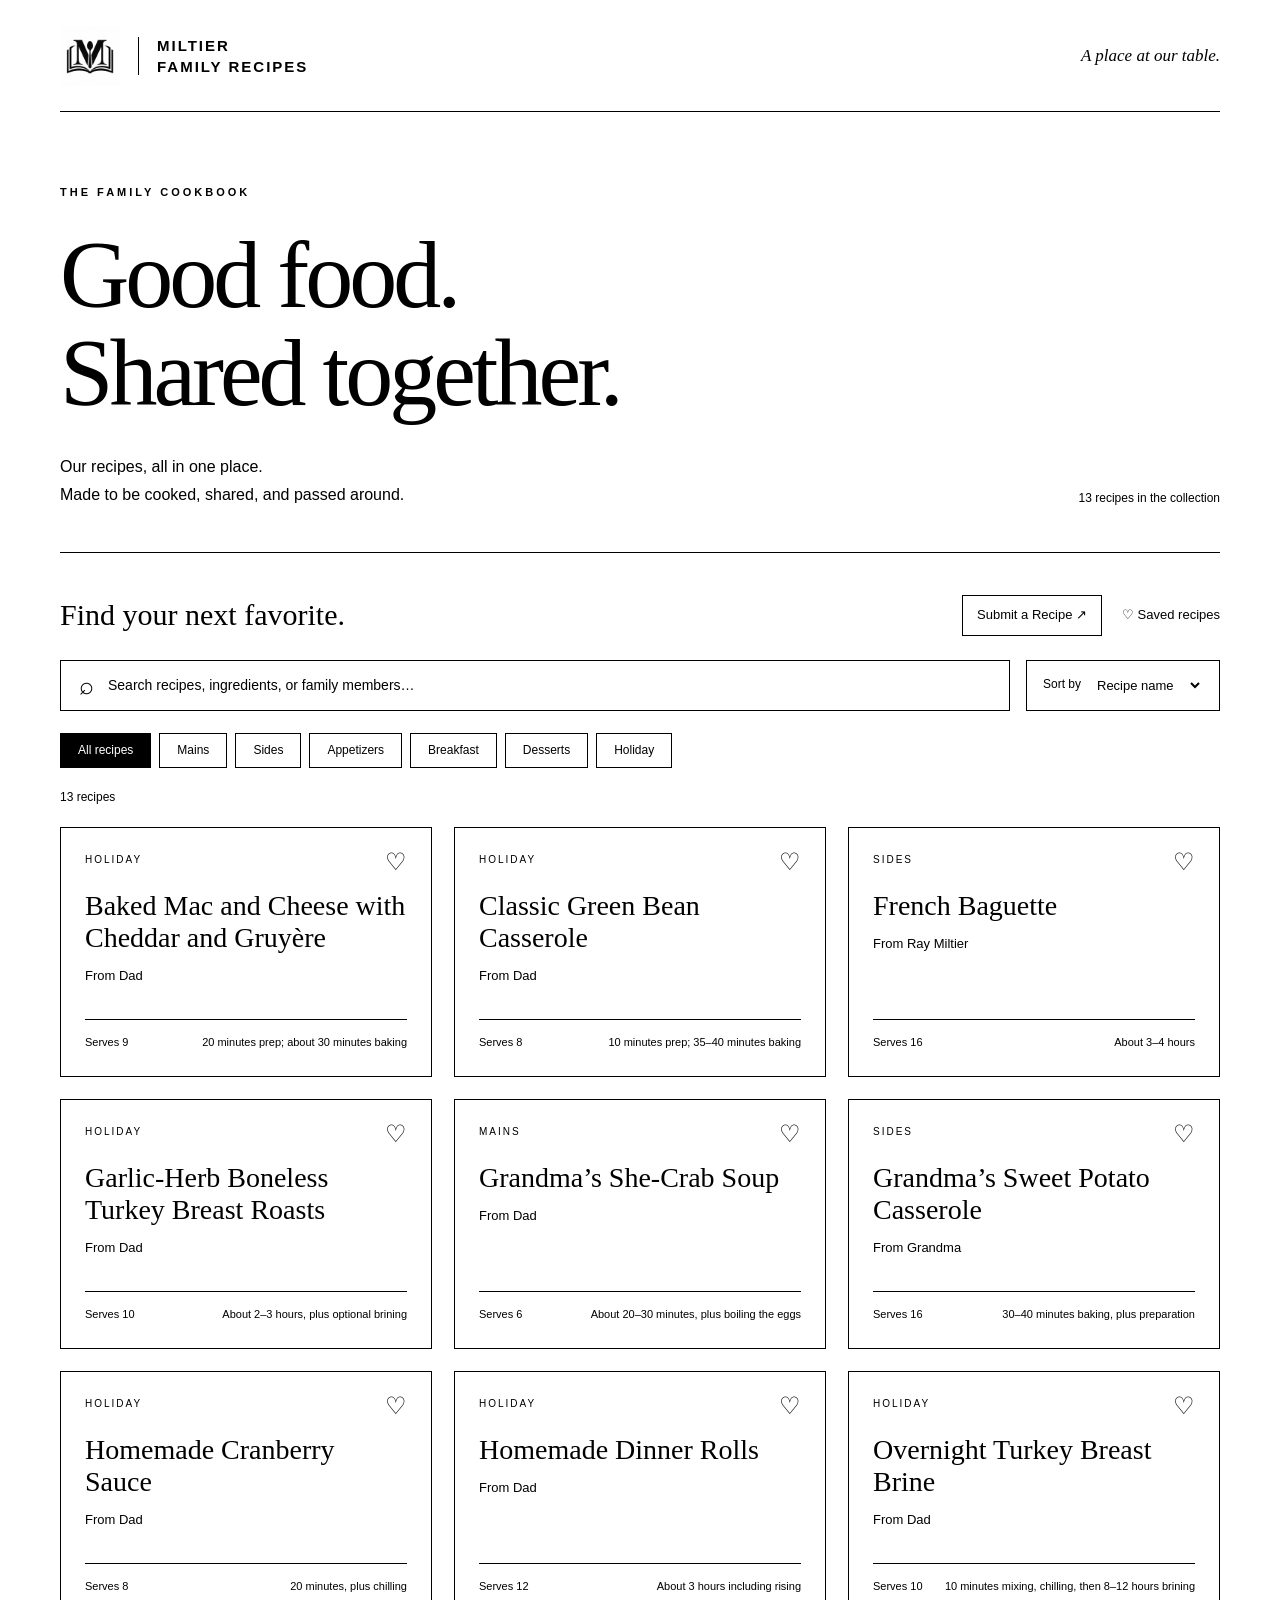
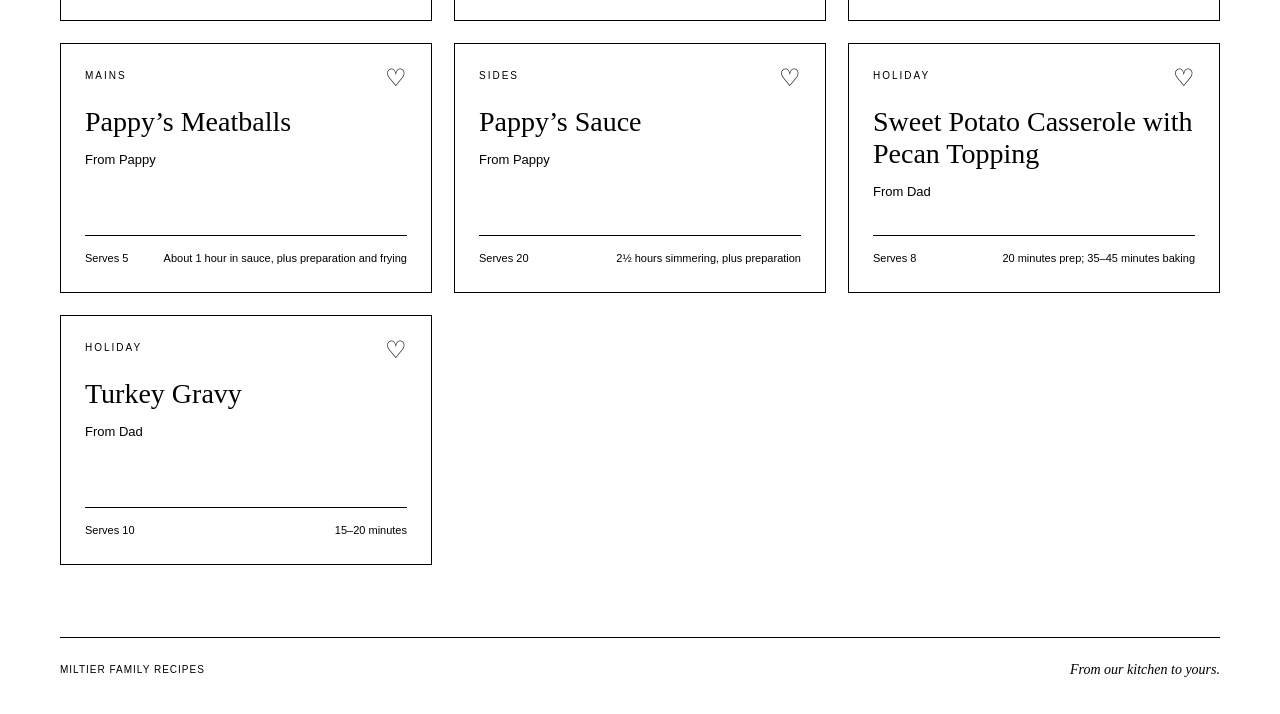
<file: index.html>
<!doctype html>
<html lang="en">
<head>
  <meta charset="utf-8">
  <meta name="viewport" content="width=device-width,initial-scale=1">
  <meta name="theme-color" content="#ffffff">
  <meta name="description" content="The Miltier family cookbook. Find, save, scale, and print the recipes you love.">
  <title>Miltier Family Recipes</title>
  <link rel="stylesheet" href="styles.css">
  <script src="recipes.js" defer></script>
  <script src="app.js" defer></script>
</head>
<body>
  <a class="skip" href="#recipes">Skip to recipes</a>
  <header class="site-header"><a class="brand" href="./" aria-label="Miltier Family Recipes home"><img class="brand-icon" src="[data-uri]" alt="" width="60" height="60"><span class="brand-rule"></span><span>MILTIER<br>FAMILY RECIPES</span></a><span class="header-note">A place at our table.</span></header>
  <main>
    <section class="intro" aria-labelledby="page-title"><p class="eyebrow">THE FAMILY COOKBOOK</p><h1 id="page-title">Good food.<br>Shared together.</h1><div class="intro-bottom"><p>Our recipes, all in one place.<br>Made to be cooked, shared, and passed around.</p><span class="collection-count" id="total-count">0 recipes in the collection</span></div></section>
    <section id="recipes" class="collection" aria-label="Recipe collection">
      <div class="collection-heading"><h2>Find your next favorite.</h2><div class="collection-actions"><a class="submit-recipe" href="https://docs.google.com/forms/d/e/1FAIpQLSdc0iASJPHXt0c0Gay6_Ic0_1wfr_wWpl1ndDtgGXiyqnqJ7A/viewform" target="_blank" rel="noopener noreferrer">Submit a Recipe ↗<span class="sr-only"> (opens in a new tab; Google sign-in required)</span></a><button id="favorites" class="text-button" aria-pressed="false">♡ Saved recipes</button></div></div>
      <div class="search-row"><label class="search"><span aria-hidden="true">⌕</span><span class="sr-only">Search recipes, ingredients, or family members</span><input id="search" type="search" placeholder="Search recipes, ingredients, or family members…" autocomplete="off"></label><label class="sort"><span>Sort by</span><select id="sort"><option value="title">Recipe name</option><option value="source">Family member</option></select></label></div>
      <div class="categories" role="group" aria-label="Filter by category"></div>
      <p id="result-count" class="result-count" role="status" aria-live="polite"></p>
      <div id="recipe-grid" class="recipe-grid"></div>
      <div id="empty" class="empty" hidden><span class="empty-mark" aria-hidden="true">M.</span><h3 id="empty-title"></h3><p id="empty-message"></p><button id="clear-filters" class="button" hidden>Clear filters</button></div>
    </section>
  </main>
  <footer><span>MILTIER FAMILY RECIPES</span><span>From our kitchen to yours.</span></footer>
  <dialog id="recipe-dialog" aria-labelledby="recipe-title"><div class="dialog-toolbar"><button id="close-recipe" class="text-button">← Back to recipes</button><button id="print-recipe" class="button">Print recipe</button></div><article id="recipe-detail"></article></dialog>
</body>
</html>
</file>
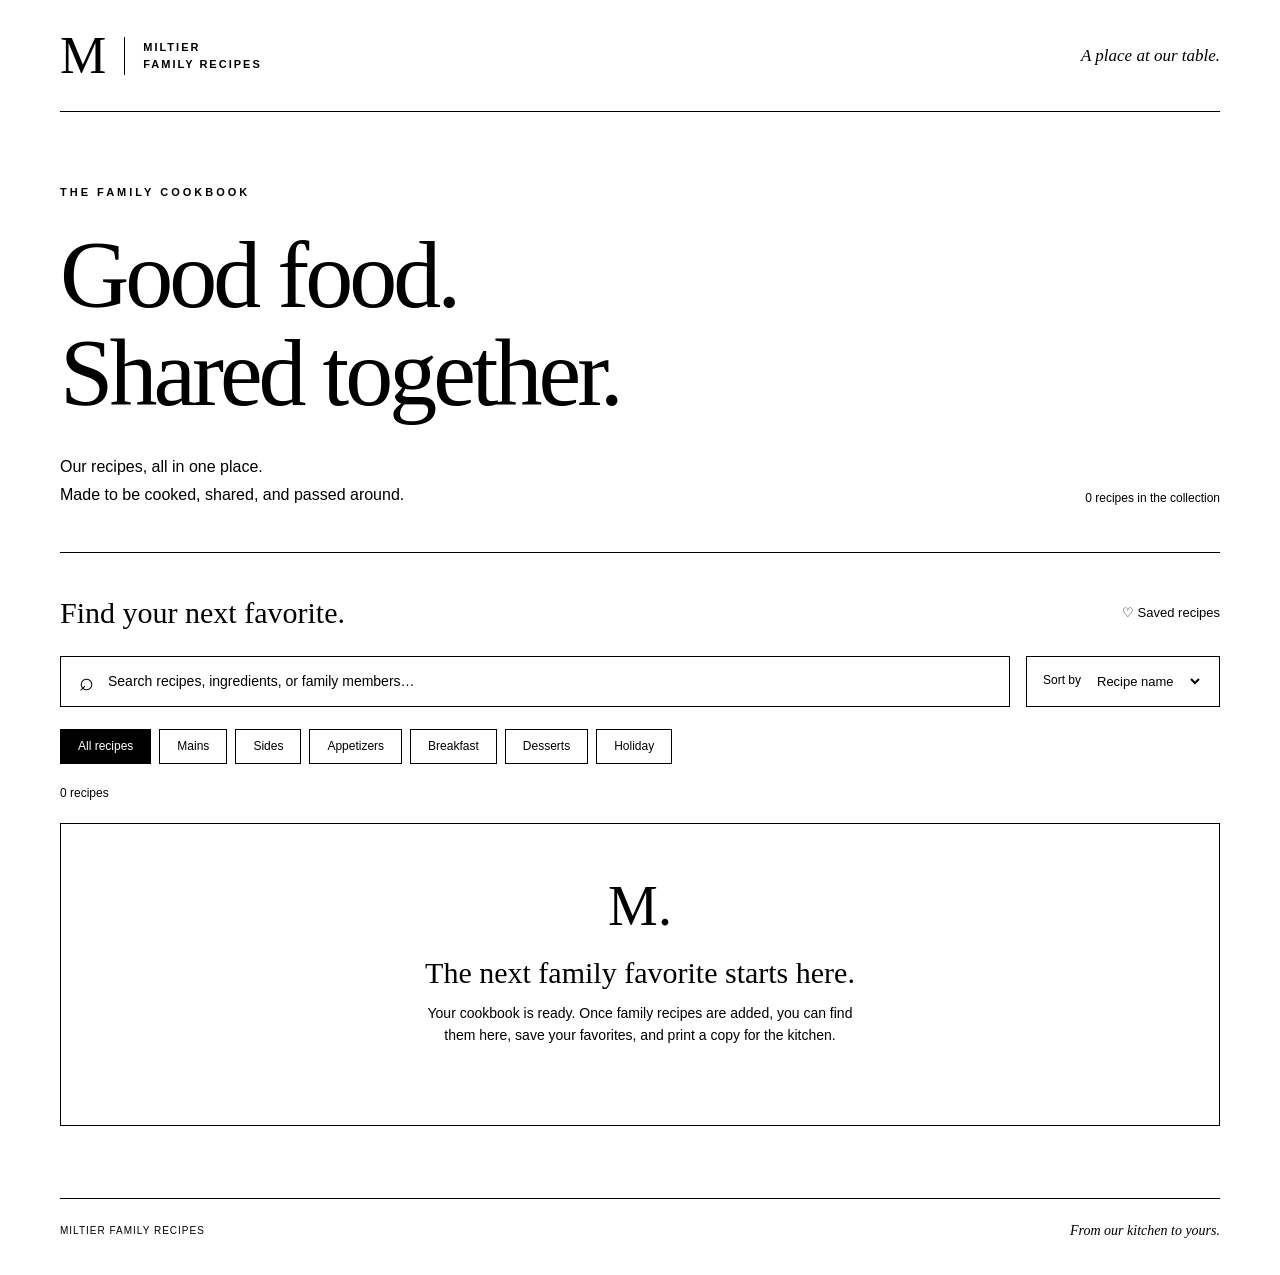
<file: google-apps-script/Index.html>
<!doctype html>
<html lang="en">
<head>
  <meta charset="utf-8">
  <meta name="viewport" content="width=device-width,initial-scale=1">
  <meta name="theme-color" content="#ffffff">
  <meta name="description" content="The Miltier family cookbook. Find, save, scale, and print the recipes you love.">
  <title>Miltier Family Recipes</title>
<style>
*{box-sizing:border-box}html{scroll-behavior:smooth}body{margin:0;background:#fff;color:#000;font-family:Arial,Helvetica,sans-serif;font-size:16px;line-height:1.6}button,input,select{font:inherit;color:inherit}button,a,input,select{-webkit-tap-highlight-color:transparent}button{cursor:pointer}a{color:inherit}button:focus-visible,a:focus-visible,input:focus-visible,select:focus-visible{outline:2px solid #000;outline-offset:5px}button{background:#fff}button:disabled{cursor:default}button:hover{ text-decoration:underline}h1,h2,h3,p{margin-top:0}.site-header,main,footer{width:min(1160px,calc(100% - 80px));margin:auto}.site-header{min-height:112px;display:flex;align-items:center;justify-content:space-between;border-bottom:1px solid #000}.brand{display:flex;align-items:center;gap:18px;text-decoration:none;font:52px Georgia,serif}.brand span:last-child{font:700 11px/1.5 Arial,sans-serif;letter-spacing:2px}.brand-rule{height:38px;width:1px;background:#000}.header-note{font:italic 17px Georgia,serif}.intro{padding:72px 0 44px;border-bottom:1px solid #000}.eyebrow{font-size:11px;letter-spacing:3px;font-weight:700;margin-bottom:24px}h1{font:clamp(54px,7.7vw,96px)/1.02 Georgia,'Times New Roman',serif;letter-spacing:-4px;margin-bottom:32px}.intro-bottom{display:flex;align-items:end;justify-content:space-between;gap:24px}.intro-bottom p{margin:0;line-height:1.7}.collection-count{font-size:12px;white-space:nowrap}.collection{padding:42px 0 72px;scroll-margin-top:24px}.collection-heading{display:flex;justify-content:space-between;gap:20px;align-items:center;margin-bottom:24px}h2{font:30px/1.2 Georgia,serif;margin:0}.text-button{border:0;padding:8px 0;font-size:13px}.text-button[aria-pressed=true]{font-weight:700;text-decoration:underline}.search-row{display:flex;gap:16px}.search{border:1px solid #000;display:flex;align-items:center;flex:1;gap:12px;padding:12px 18px}.search>span:first-child{font-size:25px;line-height:1}.search input{border:0;background:#fff;width:100%;min-width:0;font-size:14px;outline-offset:1px}.search input::placeholder{color:#000;opacity:1}.sort{display:flex;gap:12px;align-items:center;border:1px solid #000;padding:8px 16px;font-size:12px}.sort select{border:0;background:#fff;font-size:13px;max-width:160px}.categories{display:flex;flex-wrap:wrap;gap:8px;margin:22px 0 20px}.category{border:1px solid #000;border-radius:0;padding:7px 17px;font-size:12px}.category[aria-pressed=true]{background:#000;color:#fff}.result-count{font-size:12px;margin:20px 0}.recipe-grid{display:grid;grid-template-columns:repeat(3,minmax(0,1fr));gap:22px}.recipe-card{border:1px solid #000;display:flex;flex-direction:column;min-height:250px;padding:24px;position:relative}.card-category{font-size:10px;letter-spacing:2px;text-transform:uppercase;margin-bottom:22px;padding-right:32px}.recipe-card h3{font:28px/1.15 Georgia,serif;margin-bottom:12px}.card-open{border:0;padding:0;background:none;text-align:left;font:inherit}.card-open:after{content:'';position:absolute;inset:0}.card-source{font-size:13px;margin-bottom:30px}.card-meta{border-top:1px solid #000;padding-top:14px;display:flex;justify-content:space-between;gap:12px;margin-top:auto;font-size:11px}.save{position:absolute;right:18px;top:16px;z-index:1;border:0;font-size:24px;padding:0 6px;line-height:1.5}.empty{border:1px solid #000;text-align:center;padding:50px 24px 58px}.empty-mark{display:block;font:56px Georgia,serif;margin-bottom:18px}.empty h3{font:30px Georgia,serif;margin-bottom:12px}.empty p{max-width:440px;margin:0 auto 20px;font-size:14px}.button{background:#000;color:#fff;border:1px solid #000;padding:10px 20px;font-size:13px}.button:hover{background:#fff;color:#000}.empty[hidden],[hidden]{display:none!important}footer{border-top:1px solid #000;padding:24px 0 36px;display:flex;justify-content:space-between;gap:20px;font-size:10px;letter-spacing:1px}footer span:last-child{font:italic 14px Georgia,serif;letter-spacing:0}.sr-only{position:absolute;width:1px;height:1px;padding:0;overflow:hidden;clip:rect(0,0,0,0)}.skip{position:absolute;top:-80px;left:20px;background:#fff;padding:12px;z-index:5}.skip:focus{top:10px}dialog{width:min(900px,calc(100% - 32px));max-height:calc(100dvh - 32px);padding:32px 44px 44px;border:1px solid #000;color:#000;background:#fff}dialog::backdrop{background:rgb(0 0 0 / 65%)}body:has(dialog[open]){overflow:hidden}.dialog-toolbar{display:flex;align-items:center;justify-content:space-between;gap:16px;border-bottom:1px solid #000;padding-bottom:18px;margin-bottom:32px}.detail-title{font:44px/1.1 Georgia,serif;margin:12px 0 18px}.detail-meta{font-size:13px}.story{border-top:1px solid #000;padding-top:20px;white-space:pre-line}.serving-control{display:flex;gap:14px;align-items:center;margin:25px 0;font-size:14px}.serving-control input{width:76px;border:1px solid #000;padding:6px 8px;background:#fff}.recipe-columns{display:grid;grid-template-columns:1fr 1.5fr;gap:40px;border-top:1px solid #000;padding-top:24px}.recipe-columns h3,.detail-extras h3{font:24px Georgia,serif}.ingredients{list-style:none;padding:0}.ingredients li{border-bottom:1px solid #000;padding:10px 0;font-size:14px}.directions{padding-left:22px;font-size:14px}.directions li{padding-left:7px;margin-bottom:18px;white-space:pre-line}.detail-extras{border-top:1px solid #000;margin-top:24px;padding-top:24px;font-size:14px}.detail-extras h3{margin-bottom:12px}.detail-extras ul{padding-left:20px}.print-servings{display:none}
@media(max-width:760px){.site-header,main,footer{width:calc(100% - 40px)}.site-header{min-height:90px}.header-note{font-size:14px}.intro{padding-top:48px}h1{letter-spacing:-2px}.intro-bottom{align-items:start;flex-direction:column;gap:20px}.collection-heading{align-items:start}h2{font-size:26px}.search-row{flex-direction:column}.sort{align-self:flex-start}.recipe-grid{grid-template-columns:repeat(2,minmax(0,1fr))}.recipe-card{padding:20px}.recipe-card h3{font-size:25px}dialog{padding:20px}.recipe-columns{grid-template-columns:1fr;gap:20px}.detail-title{font-size:36px}}
@media(max-width:460px){.header-note{display:none}.recipe-grid{grid-template-columns:1fr}.collection-heading{flex-direction:column;gap:8px}.category{padding:7px 12px}.brand{font-size:44px}footer{flex-direction:column;gap:8px}.dialog-toolbar .button{padding:9px 12px}.intro-bottom p{font-size:14px}}
@media print{@page{margin:0.65in}html,body{background:#fff!important;color:#000!important;font-size:11pt}body>*{display:none!important}body>dialog[open]{display:block!important;position:static;width:100%;max-width:none;height:auto;max-height:none;margin:0;padding:0;border:0;overflow:visible}dialog::backdrop{display:none}.dialog-toolbar,.serving-control{display:none!important}.print-servings{display:block;font-size:10pt}.detail-title{font-size:28pt}.detail-meta,.ingredients li,.directions,.detail-extras{font-size:10pt}.recipe-columns{grid-template-columns:1fr 1.6fr;gap:24pt}.recipe-columns h3,.detail-extras h3{font-size:16pt}h2,h3{break-after:avoid}.ingredients li,.directions li{break-inside:avoid}a{color:#000;text-decoration:none}}

</style>

</head>
<body>
  <a class="skip" href="#recipes">Skip to recipes</a>
  <header class="site-header"><a class="brand" href="#" aria-label="Miltier Family Recipes home">M<span class="brand-rule"></span><span>MILTIER<br>FAMILY RECIPES</span></a><span class="header-note">A place at our table.</span></header>
  <main>
    <section class="intro" aria-labelledby="page-title"><p class="eyebrow">THE FAMILY COOKBOOK</p><h1 id="page-title">Good food.<br>Shared together.</h1><div class="intro-bottom"><p>Our recipes, all in one place.<br>Made to be cooked, shared, and passed around.</p><span class="collection-count" id="total-count">0 recipes in the collection</span></div></section>
    <section id="recipes" class="collection" aria-label="Recipe collection">
      <div class="collection-heading"><h2>Find your next favorite.</h2><button id="favorites" class="text-button" aria-pressed="false">♡ Saved recipes</button></div>
      <div class="search-row"><label class="search"><span aria-hidden="true">⌕</span><span class="sr-only">Search recipes, ingredients, or family members</span><input id="search" type="search" placeholder="Search recipes, ingredients, or family members…" autocomplete="off"></label><label class="sort"><span>Sort by</span><select id="sort"><option value="title">Recipe name</option><option value="source">Family member</option></select></label></div>
      <div class="categories" role="group" aria-label="Filter by category"></div>
      <p id="result-count" class="result-count" role="status" aria-live="polite"></p>
      <div id="recipe-grid" class="recipe-grid"></div>
      <div id="empty" class="empty" hidden><span class="empty-mark" aria-hidden="true">M.</span><h3 id="empty-title"></h3><p id="empty-message"></p><button id="clear-filters" class="button" hidden>Clear filters</button></div>
    </section>
  </main>
  <footer><span>MILTIER FAMILY RECIPES</span><span>From our kitchen to yours.</span></footer>
  <dialog id="recipe-dialog" aria-labelledby="recipe-title"><div class="dialog-toolbar"><button id="close-recipe" class="text-button">← Back to recipes</button><button id="print-recipe" class="button">Print recipe</button></div><article id="recipe-detail"></article></dialog>
<script>
// Add family recipes to this list using the format in README.md.
// Keep each recipe's id unique. No example recipes are included as family recipes.
window.RECIPES = [];

(() => {
  'use strict';
  const recipes = Array.isArray(window.RECIPES) ? window.RECIPES : [];
  const categories = ['All recipes', 'Mains', 'Sides', 'Appetizers', 'Breakfast', 'Desserts', 'Holiday'];
  const $ = selector => document.querySelector(selector);
  const make = (tag, className, content) => {
    const element = document.createElement(tag);
    if (className) element.className = className;
    if (content !== undefined) element.textContent = content;
    return element;
  };
  let saved;
  try {
    const value = JSON.parse(localStorage.getItem('miltier-favorites') || '[]');
    saved = new Set(Array.isArray(value) ? value.filter(id => typeof id === 'string') : []);
  } catch { saved = new Set(); }
  let category = 'All recipes', savedOnly = false, activeRecipe = null, opener = null;
  const list = value => Array.isArray(value) ? value : [];
  const servingBase = recipe => Number(recipe.servings) > 0 ? Number(recipe.servings) : 4;
  function saveButton(recipe) {
    const button = make('button', 'save', saved.has(recipe.id) ? '♥' : '♡');
    button.type = 'button';
    button.setAttribute('aria-label', `${saved.has(recipe.id) ? 'Unsave' : 'Save'} ${recipe.title}`);
    button.setAttribute('aria-pressed', String(saved.has(recipe.id)));
    button.addEventListener('click', () => {
      if (saved.has(recipe.id)) saved.delete(recipe.id); else saved.add(recipe.id);
      try { localStorage.setItem('miltier-favorites', JSON.stringify([...saved])); } catch { /* Favorites remain available during this visit. */ }
      render();
      const replacement = [...document.querySelectorAll('.save')].find(item => item.dataset.recipeId === recipe.id);
      (replacement || $('#favorites')).focus();
    });
    button.dataset.recipeId = recipe.id;
    return button;
  }
  function render() {
    const query = $('#search').value.trim().toLowerCase();
    const filtered = recipes.filter(recipe => {
      const searchable = [recipe.title, recipe.createdBy, ...list(recipe.tags), ...list(recipe.ingredients).map(item => item.i)].join(' ').toLowerCase();
      return (category === 'All recipes' || recipe.category === category) && (!savedOnly || saved.has(recipe.id)) && searchable.includes(query);
    }).sort((a, b) => String($('#sort').value === 'source' ? a.createdBy || '' : a.title || '').localeCompare(String($('#sort').value === 'source' ? b.createdBy || '' : b.title || '')));
    $('#recipe-grid').replaceChildren();
    for (const recipe of filtered) {
      const card = make('article', 'recipe-card');
      card.append(make('p', 'card-category', recipe.category || 'Recipe'), saveButton(recipe));
      const heading = make('h3');
      const open = make('button', 'card-open', recipe.title);
      open.addEventListener('click', () => openRecipe(recipe, open));
      heading.append(open);
      card.append(heading, make('p', 'card-source', recipe.createdBy ? `From ${recipe.createdBy}` : 'From the family collection'));
      const meta = make('div', 'card-meta');
      meta.append(make('span', '', `Serves ${servingBase(recipe)}`), make('span', '', recipe.time || 'View recipe →'));
      card.append(meta);
      $('#recipe-grid').append(card);
    }
    $('#result-count').textContent = `${filtered.length} ${filtered.length === 1 ? 'recipe' : 'recipes'}${savedOnly ? ' saved' : ''}`;
    $('#empty').hidden = filtered.length > 0;
    const firstVisit = recipes.length === 0;
    $('#empty-title').textContent = firstVisit ? 'The next family favorite starts here.' : 'No recipes found.';
    $('#empty-message').textContent = firstVisit ? 'Your cookbook is ready. Once family recipes are added, you can find them here, save your favorites, and print a copy for the kitchen.' : 'Try another search or category, or clear your filters to see the full collection.';
    $('#clear-filters').hidden = firstVisit;
  }
  function formatQuantity(value) {
    return Number.isInteger(value) ? String(value) : String(Number(value.toFixed(3)));
  }
  function renderIngredients(servings) {
    const ingredients = $('#detail-ingredients');
    ingredients.replaceChildren();
    for (const item of list(activeRecipe.ingredients)) {
      const quantity = typeof item.q === 'number' ? formatQuantity(item.q * servings / servingBase(activeRecipe)) : '';
      ingredients.append(make('li', '', [quantity, item.u, item.i].filter(part => part !== '' && part != null).join(' ')));
    }
    $('.print-servings').textContent = `Servings: ${servings}`;
  }
  function openRecipe(recipe, trigger) {
    activeRecipe = recipe;
    opener = trigger;
    const detail = $('#recipe-detail');
    detail.replaceChildren(make('p', 'eyebrow', recipe.category || 'FAMILY RECIPE'));
    const title = make('h2', 'detail-title', recipe.title);
    title.id = 'recipe-title';
    detail.append(title, make('p', 'detail-meta', [recipe.createdBy ? `From ${recipe.createdBy}` : '', recipe.time].filter(Boolean).join(' · ')));
    if (recipe.story) detail.append(make('p', 'story', recipe.story));
    const control = make('label', 'serving-control', 'Servings');
    const servings = make('input');
    servings.type = 'number'; servings.min = '1'; servings.max = '1000'; servings.step = '1'; servings.value = servingBase(recipe);
    servings.addEventListener('input', () => {
      if (servings.validity.valid && servings.value !== '') renderIngredients(Number(servings.value));
    });
    servings.addEventListener('change', () => {
      if (!servings.validity.valid || servings.value === '') servings.value = servingBase(recipe);
      renderIngredients(Number(servings.value));
    });
    control.append(servings);
    detail.append(control, make('p', 'print-servings'));
    const columns = make('div', 'recipe-columns');
    const left = make('section'), right = make('section');
    const ingredients = make('ul', 'ingredients'); ingredients.id = 'detail-ingredients';
    left.append(make('h3', '', 'Ingredients'), ingredients);
    const steps = make('ol', 'directions');
    for (const step of list(recipe.steps)) steps.append(make('li', '', step));
    right.append(make('h3', '', 'Directions'), steps);
    columns.append(left, right); detail.append(columns);
    for (const [key, label] of [['swaps', 'Simple swaps'], ['extras', 'Make it your own'], ['pairIdeas', 'Serve it with']]) {
      if (!list(recipe[key]).length) continue;
      const section = make('section', 'detail-extras'), items = make('ul');
      for (const item of recipe[key]) items.append(make('li', '', item));
      section.append(make('h3', '', label), items); detail.append(section);
    }
    renderIngredients(servingBase(recipe));
    $('#recipe-dialog').showModal();
    $('#close-recipe').focus();
  }
  for (const name of categories) {
    const button = make('button', 'category', name);
    button.setAttribute('aria-pressed', String(name === category));
    button.addEventListener('click', () => {
      category = name;
      document.querySelectorAll('.category').forEach(item => item.setAttribute('aria-pressed', String(item === button)));
      render();
    });
    $('.categories').append(button);
  }
  $('#search').addEventListener('input', render);
  $('#sort').addEventListener('change', render);
  $('#favorites').addEventListener('click', () => {
    savedOnly = !savedOnly;
    $('#favorites').setAttribute('aria-pressed', String(savedOnly));
    $('#favorites').textContent = `${savedOnly ? '♥' : '♡'} Saved recipes`;
    render();
  });
  $('#clear-filters').addEventListener('click', () => {
    category = 'All recipes'; savedOnly = false; $('#search').value = '';
    $('#favorites').setAttribute('aria-pressed', 'false'); $('#favorites').textContent = '♡ Saved recipes';
    document.querySelectorAll('.category').forEach(item => item.setAttribute('aria-pressed', String(item.textContent === category)));
    render(); $('#search').focus();
  });
  $('#close-recipe').addEventListener('click', () => $('#recipe-dialog').close());
  $('#recipe-dialog').addEventListener('close', () => { if (opener?.isConnected) opener.focus(); });
  $('#print-recipe').addEventListener('click', () => window.print());
  $('#total-count').textContent = `${recipes.length} ${recipes.length === 1 ? 'recipe' : 'recipes'} in the collection`;
  render();
})();

</script>
</body>
</html>
</file>
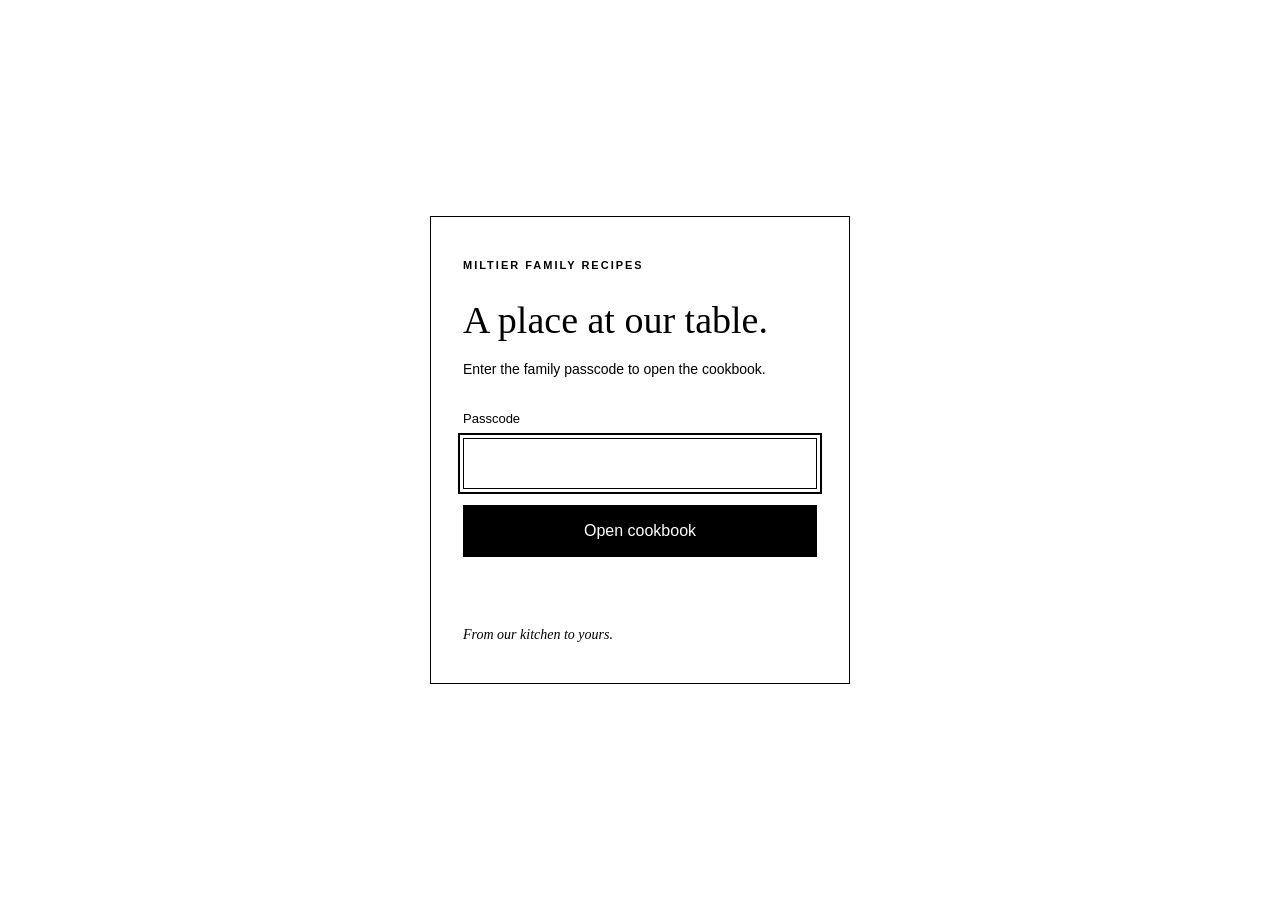
<file: google-apps-script/Gate.html>
<!doctype html>
<html lang="en">
<head>
  <meta charset="utf-8">
  <meta name="viewport" content="width=device-width,initial-scale=1">
  <title>Miltier Family Recipes</title>
  <style>
    *{box-sizing:border-box}body{margin:0;min-height:100vh;display:grid;place-items:center;background:#fff;color:#000;font:16px/1.6 Arial,sans-serif;padding:24px}.gate{width:100%;max-width:420px;border:1px solid #000;padding:40px 32px}.eyebrow{font-size:11px;letter-spacing:2px;font-weight:bold}h1{font:38px/1.15 Georgia,serif;margin:24px 0 16px}p{font-size:14px}label{display:block;font-size:13px;margin-top:28px}input,button{font:inherit;border:1px solid #000;border-radius:0;width:100%;padding:12px;margin-top:8px}input{background:#fff;color:#000}button{background:#000;color:#fff;cursor:pointer;margin-top:16px}button:disabled{cursor:wait}input:focus-visible,button:focus-visible{outline:2px solid #000;outline-offset:3px}.message{min-height:24px;margin-bottom:0}footer{font:italic 14px Georgia,serif;margin-top:32px}
  </style>
</head>
<body>
  <main class="gate">
    <div class="eyebrow">MILTIER FAMILY RECIPES</div>
    <h1>A place at our table.</h1>
    <p>Enter the family passcode to open the cookbook.</p>
    <form id="unlock">
      <label for="passcode">Passcode</label>
      <input id="passcode" type="password" autocomplete="off" required maxlength="128" autofocus>
      <button id="enter" type="submit">Open cookbook</button>
      <p id="message" class="message" role="status" aria-live="polite"></p>
    </form>
    <footer>From our kitchen to yours.</footer>
  </main>
  <script>
    const form = document.getElementById('unlock');
    const button = document.getElementById('enter');
    const field = document.getElementById('passcode');
    const message = document.getElementById('message');
    form.addEventListener('submit', event => {
      event.preventDefault();
      if (button.disabled) return;
      button.disabled = true;
      button.textContent = 'Opening…';
      message.textContent = '';
      const restore = text => {
        button.disabled = false;
        button.textContent = 'Open cookbook';
        message.textContent = text;
        field.value = '';
        field.focus();
      };
      google.script.run.withSuccessHandler(result => {
        if (!result || !result.ok) { restore(result && result.message || 'Please try again.'); return; }
        field.value = '';
        document.open();
        document.write(result.html);
        document.close();
      }).withFailureHandler(() => restore('Could not open the cookbook. Please try again.')).unlockCookbook(field.value);
    });
  </script>
</body>
</html>
</file>
<file: styles.css>
*{box-sizing:border-box}html{scroll-behavior:smooth}body{margin:0;background:#fff;color:#000;font-family:Arial,Helvetica,sans-serif;font-size:16px;line-height:1.6}button,input,select{font:inherit;color:inherit}button,a,input,select{-webkit-tap-highlight-color:transparent}button{cursor:pointer}a{color:inherit}button:focus-visible,a:focus-visible,input:focus-visible,select:focus-visible{outline:2px solid #000;outline-offset:5px}button{background:#fff}button:disabled{cursor:default}button:hover{ text-decoration:underline}h1,h2,h3,p{margin-top:0}.site-header,main,footer{width:min(1160px,calc(100% - 80px));margin:auto}.site-header{min-height:112px;display:flex;align-items:center;justify-content:space-between;border-bottom:1px solid #000}.brand{display:flex;align-items:center;gap:18px;text-decoration:none;font:52px Georgia,serif}.brand span:last-child{font:700 15px/1.4 Arial,sans-serif;letter-spacing:2px}.brand-rule{height:38px;width:1px;background:#000}.header-note{font:italic 17px Georgia,serif}.intro{padding:72px 0 44px;border-bottom:1px solid #000}.eyebrow{font-size:11px;letter-spacing:3px;font-weight:700;margin-bottom:24px}h1{font:clamp(54px,7.7vw,96px)/1.02 Georgia,'Times New Roman',serif;letter-spacing:-4px;margin-bottom:32px}.intro-bottom{display:flex;align-items:end;justify-content:space-between;gap:24px}.intro-bottom p{margin:0;line-height:1.7}.collection-count{font-size:12px;white-space:nowrap}.collection{padding:42px 0 72px;scroll-margin-top:24px}.collection-heading{display:flex;justify-content:space-between;gap:20px;align-items:center;margin-bottom:24px}h2{font:30px/1.2 Georgia,serif;margin:0}.text-button{border:0;padding:8px 0;font-size:13px}.text-button[aria-pressed=true]{font-weight:700;text-decoration:underline}.search-row{display:flex;gap:16px}.search{border:1px solid #000;display:flex;align-items:center;flex:1;gap:12px;padding:12px 18px}.search>span:first-child{font-size:25px;line-height:1}.search input{border:0;background:#fff;width:100%;min-width:0;font-size:14px;outline-offset:1px}.search input::placeholder{color:#000;opacity:1}.sort{display:flex;gap:12px;align-items:center;border:1px solid #000;padding:8px 16px;font-size:12px}.sort select{border:0;background:#fff;font-size:13px;max-width:160px}.categories{display:flex;flex-wrap:wrap;gap:8px;margin:22px 0 20px}.category{border:1px solid #000;border-radius:0;padding:7px 17px;font-size:12px}.category[aria-pressed=true]{background:#000;color:#fff}.result-count{font-size:12px;margin:20px 0}.recipe-grid{display:grid;grid-template-columns:repeat(3,minmax(0,1fr));gap:22px}.recipe-card{border:1px solid #000;display:flex;flex-direction:column;min-height:250px;padding:24px;position:relative}.card-category{font-size:10px;letter-spacing:2px;text-transform:uppercase;margin-bottom:22px;padding-right:32px}.recipe-card h3{font:28px/1.15 Georgia,serif;margin-bottom:12px}.card-open{border:0;padding:0;background:none;text-align:left;font:inherit}.card-open:after{content:'';position:absolute;inset:0}.card-source{font-size:13px;margin-bottom:30px}.card-meta{border-top:1px solid #000;padding-top:14px;display:flex;justify-content:space-between;gap:12px;margin-top:auto;font-size:11px}.save{position:absolute;right:18px;top:16px;z-index:1;border:0;font-size:24px;padding:0 6px;line-height:1.5}.empty{border:1px solid #000;text-align:center;padding:50px 24px 58px}.empty-mark{display:block;font:56px Georgia,serif;margin-bottom:18px}.empty h3{font:30px Georgia,serif;margin-bottom:12px}.empty p{max-width:440px;margin:0 auto 20px;font-size:14px}.button{background:#000;color:#fff;border:1px solid #000;padding:10px 20px;font-size:13px}.button:hover{background:#fff;color:#000}.empty[hidden],[hidden]{display:none!important}footer{border-top:1px solid #000;padding:24px 0 36px;display:flex;justify-content:space-between;gap:20px;font-size:10px;letter-spacing:1px}footer span:last-child{font:italic 14px Georgia,serif;letter-spacing:0}.sr-only{position:absolute;width:1px;height:1px;padding:0;overflow:hidden;clip:rect(0,0,0,0)}.skip{position:absolute;top:-80px;left:20px;background:#fff;padding:12px;z-index:5}.skip:focus{top:10px}dialog{width:min(900px,calc(100% - 32px));max-height:calc(100dvh - 32px);padding:32px 44px 44px;border:1px solid #000;color:#000;background:#fff}dialog::backdrop{background:rgb(0 0 0 / 65%)}body:has(dialog[open]){overflow:hidden}.dialog-toolbar{display:flex;align-items:center;justify-content:space-between;gap:16px;border-bottom:1px solid #000;padding-bottom:18px;margin-bottom:32px}.detail-title{font:44px/1.1 Georgia,serif;margin:12px 0 18px}.detail-meta{font-size:13px}.story{border-top:1px solid #000;padding-top:20px;white-space:pre-line}.serving-control{display:flex;gap:14px;align-items:center;margin:25px 0;font-size:14px}.serving-control input{width:76px;border:1px solid #000;padding:6px 8px;background:#fff}.recipe-columns{display:grid;grid-template-columns:1fr 1.5fr;gap:40px;border-top:1px solid #000;padding-top:24px}.recipe-columns h3,.detail-extras h3{font:24px Georgia,serif}.ingredients{list-style:none;padding:0}.ingredients li{border-bottom:1px solid #000;padding:10px 0;font-size:14px}.directions{padding-left:22px;font-size:14px}.directions li{padding-left:7px;margin-bottom:18px;white-space:pre-line}.detail-extras{border-top:1px solid #000;margin-top:24px;padding-top:24px;font-size:14px}.detail-extras h3{margin-bottom:12px}.detail-extras ul{padding-left:20px}.print-servings{display:none}
@media(max-width:760px){.site-header,main,footer{width:calc(100% - 40px)}.site-header{min-height:90px}.header-note{font-size:14px}.intro{padding-top:48px}h1{letter-spacing:-2px}.intro-bottom{align-items:start;flex-direction:column;gap:20px}.collection-heading{align-items:start}h2{font-size:26px}.search-row{flex-direction:column}.sort{align-self:flex-start}.recipe-grid{grid-template-columns:repeat(2,minmax(0,1fr))}.recipe-card{padding:20px}.recipe-card h3{font-size:25px}dialog{padding:20px}.recipe-columns{grid-template-columns:1fr;gap:20px}.detail-title{font-size:36px}}
@media(max-width:460px){.header-note{display:none}.recipe-grid{grid-template-columns:1fr}.collection-heading{flex-direction:column;gap:8px}.category{padding:7px 12px}.brand{font-size:44px}footer{flex-direction:column;gap:8px}.dialog-toolbar .button{padding:9px 12px}.intro-bottom p{font-size:14px}}
@media print{@page{margin:0.65in}html,body{background:#fff!important;color:#000!important;font-size:11pt}body>*{display:none!important}body>dialog[open]{display:block!important;position:static;width:100%;max-width:none;height:auto;max-height:none;margin:0;padding:0;border:0;overflow:visible}dialog::backdrop{display:none}.dialog-toolbar,.serving-control{display:none!important}.print-servings{display:block;font-size:10pt}.detail-title{font-size:28pt}.detail-meta,.ingredients li,.directions,.detail-extras{font-size:10pt}.recipe-columns{grid-template-columns:1fr 1.6fr;gap:24pt}.recipe-columns h3,.detail-extras h3{font-size:16pt}h2,h3{break-after:avoid}.ingredients li,.directions li{break-inside:avoid}a{color:#000;text-decoration:none}}

.brand-icon{display:block;width:60px;height:60px;object-fit:contain;flex-shrink:0}
@media(max-width:460px){.brand-icon{width:50px;height:50px}}

.collection-actions{display:flex;align-items:center;gap:20px;flex-wrap:wrap}.submit-recipe{display:inline-block;border:1px solid #000;background:#fff;color:#000;text-decoration:none;padding:9px 14px;font-size:13px;white-space:nowrap}.submit-recipe:hover{background:#000;color:#fff}@media(max-width:760px){.collection-heading{flex-wrap:wrap}.collection-actions{gap:16px}}
</file>
